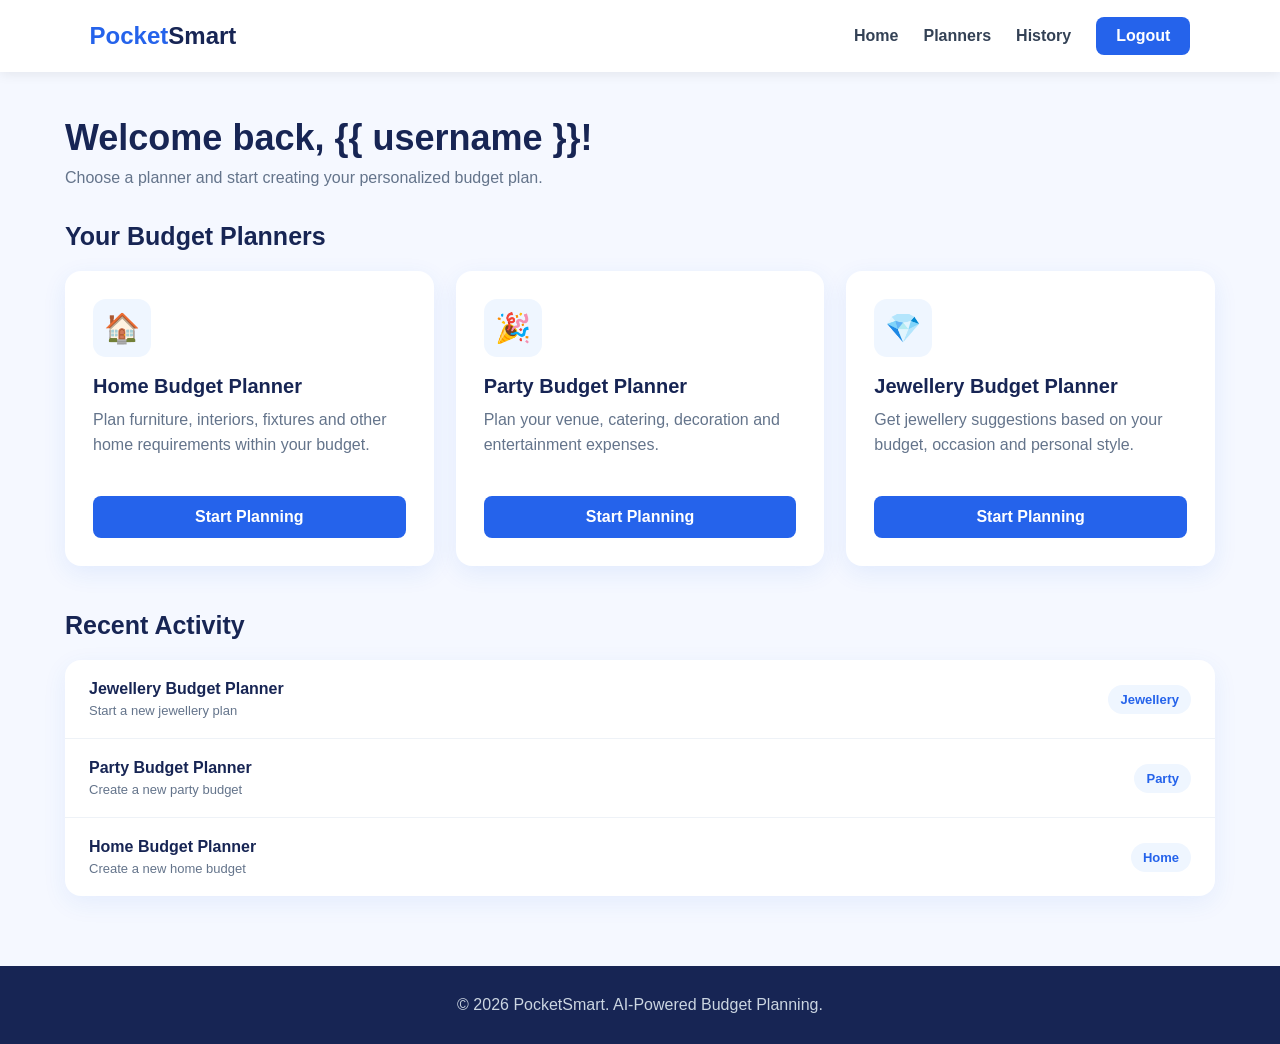
<file: Pocket_Smart_AI/Pocket_Smart_AI/app/templates/dashboard.html>
<!DOCTYPE html>
<html lang="en">
<head>
    <meta charset="UTF-8">
    <meta name="viewport" content="width=device-width, initial-scale=1.0">

    <title>PocketSmart - Dashboard</title>

    <style>
        * {
            margin: 0;
            padding: 0;
            box-sizing: border-box;
        }

        body {
            font-family: Arial, Helvetica, sans-serif;
            background: #f5f8ff;
            color: #172554;
        }

        nav {
            height: 72px;
            background: white;
            display: flex;
            align-items: center;
            justify-content: space-between;
            padding: 0 7%;
            box-shadow: 0 2px 12px rgba(0,0,0,0.08);
        }

        .logo {
            text-decoration: none;
            font-size: 24px;
            font-weight: 800;
            color: #2563eb;
        }

        .logo span {
            color: #172554;
        }

        .nav-links {
            display: flex;
            gap: 25px;
            align-items: center;
        }

        .nav-links a {
            text-decoration: none;
            color: #334155;
            font-weight: 600;
        }

        .nav-links a:hover {
            color: #2563eb;
        }

        .logout {
            background: #2563eb;
            color: white !important;
            padding: 10px 20px;
            border-radius: 8px;
        }

        .container {
            width: 90%;
            max-width: 1150px;
            margin: 45px auto;
        }

        .welcome {
            margin-bottom: 35px;
        }

        .welcome h1 {
            font-size: 36px;
            margin-bottom: 10px;
        }

        .welcome p {
            color: #64748b;
            font-size: 16px;
        }

        .planner-grid {
            display: grid;
            grid-template-columns: repeat(3, 1fr);
            gap: 22px;
            margin-bottom: 45px;
        }

        .card {
            background: white;
            padding: 28px;
            border-radius: 16px;
            box-shadow: 0 7px 25px rgba(37,99,235,0.09);
        }

        .card:hover {
            box-shadow: 0 12px 30px rgba(37,99,235,0.15);
        }

        .icon {
            width: 58px;
            height: 58px;
            border-radius: 13px;
            background: #eff6ff;
            display: flex;
            align-items: center;
            justify-content: center;
            font-size: 29px;
            margin-bottom: 18px;
        }

        .card h2 {
            font-size: 20px;
            margin-bottom: 10px;
        }

        .card p {
            color: #64748b;
            line-height: 1.55;
            min-height: 70px;
        }

        .btn {
            display: block;
            text-align: center;
            text-decoration: none;
            background: #2563eb;
            color: white;
            padding: 12px;
            border-radius: 8px;
            margin-top: 18px;
            font-weight: 700;
        }

        .btn:hover {
            background: #1d4ed8;
        }

        .section-title {
            font-size: 25px;
            margin-bottom: 20px;
        }

        .activity-card {
            background: white;
            border-radius: 16px;
            box-shadow: 0 7px 25px rgba(37,99,235,0.08);
            overflow: hidden;
        }

        .activity {
            display: flex;
            justify-content: space-between;
            align-items: center;
            padding: 20px 24px;
            border-bottom: 1px solid #eef2f7;
        }

        .activity:last-child {
            border-bottom: none;
        }

        .activity-name {
            font-weight: 700;
            margin-bottom: 5px;
        }

        .activity-date {
            color: #64748b;
            font-size: 13px;
        }

        .activity-type {
            background: #eff6ff;
            color: #2563eb;
            padding: 7px 12px;
            border-radius: 20px;
            font-size: 13px;
            font-weight: 700;
        }

        .empty {
            text-align: center;
            padding: 35px;
            color: #64748b;
        }

        footer {
            margin-top: 70px;
            background: #172554;
            color: white;
            text-align: center;
            padding: 30px;
        }

        footer p {
            color: #cbd5e1;
        }

        @media (max-width: 850px) {
            .planner-grid {
                grid-template-columns: 1fr;
            }

            .nav-links a:not(.logout) {
                display: none;
            }

            .welcome h1 {
                font-size: 29px;
            }
        }

        @media (max-width: 500px) {
            .container {
                width: 94%;
            }

            .activity {
                align-items: flex-start;
                gap: 15px;
            }
        }
    </style>
</head>

<body>

<nav>

    <a href="/" class="logo">
        Pocket<span>Smart</span>
    </a>

    <div class="nav-links">

        <a href="/">Home</a>

        <a href="/planners">Planners</a>

        <a href="/history">History</a>

        <a href="/logout" class="logout">
            Logout
        </a>

    </div>

</nav>


<main class="container">

    <section class="welcome">

        <h1>
            Welcome back, {{ username }}!
        </h1>

        <p>
            Choose a planner and start creating your
            personalized budget plan.
        </p>

    </section>


    <section>

        <h2 class="section-title">
            Your Budget Planners
        </h2>


        <div class="planner-grid">


            <!-- HOME -->

            <div class="card">

                <div class="icon">
                    🏠
                </div>

                <h2>
                    Home Budget Planner
                </h2>

                <p>
                    Plan furniture, interiors, fixtures
                    and other home requirements within
                    your budget.
                </p>

                <a href="/home" class="btn">
                    Start Planning
                </a>

            </div>


            <!-- PARTY -->

            <div class="card">

                <div class="icon">
                    🎉
                </div>

                <h2>
                    Party Budget Planner
                </h2>

                <p>
                    Plan your venue, catering,
                    decoration and entertainment
                    expenses.
                </p>

                <a href="/party" class="btn">
                    Start Planning
                </a>

            </div>


            <!-- JEWELLERY -->

            <div class="card">

                <div class="icon">
                    💎
                </div>

                <h2>
                    Jewellery Budget Planner
                </h2>

                <p>
                    Get jewellery suggestions based
                    on your budget, occasion and
                    personal style.
                </p>

                <a href="/jewellery" class="btn">
                    Start Planning
                </a>

            </div>

        </div>

    </section>


    <!-- RECENT ACTIVITY -->

    <section>

        <h2 class="section-title">
            Recent Activity
        </h2>

        <div class="activity-card">

            <div class="activity">

                <div>
                    <div class="activity-name">
                        Jewellery Budget Planner
                    </div>

                    <div class="activity-date">
                        Start a new jewellery plan
                    </div>
                </div>

                <div class="activity-type">
                    Jewellery
                </div>

            </div>


            <div class="activity">

                <div>
                    <div class="activity-name">
                        Party Budget Planner
                    </div>

                    <div class="activity-date">
                        Create a new party budget
                    </div>
                </div>

                <div class="activity-type">
                    Party
                </div>

            </div>


            <div class="activity">

                <div>
                    <div class="activity-name">
                        Home Budget Planner
                    </div>

                    <div class="activity-date">
                        Create a new home budget
                    </div>
                </div>

                <div class="activity-type">
                    Home
                </div>

            </div>

        </div>

    </section>

</main>


<footer>

    <p>
        © 2026 PocketSmart. AI-Powered Budget Planning.
    </p>

</footer>

</body>
</html>
</file>
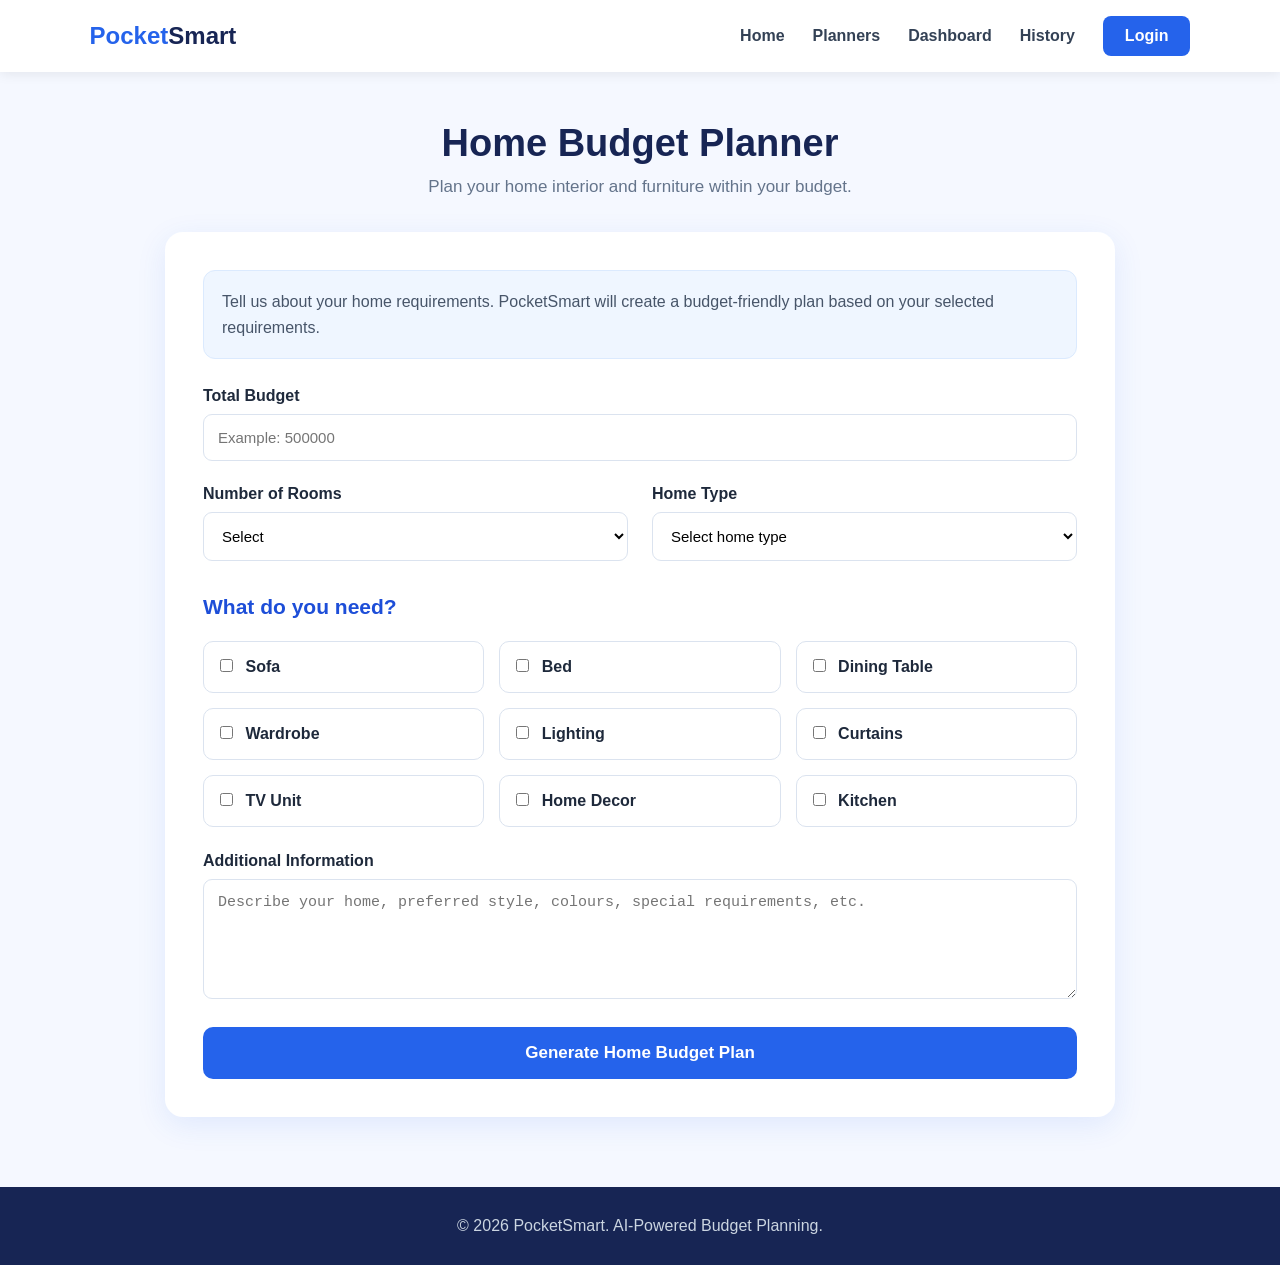
<file: Pocket_Smart_AI/Pocket_Smart_AI/app/templates/home.html>
<!DOCTYPE html>
<html lang="en">
<head>
    <meta charset="UTF-8">
    <meta name="viewport" content="width=device-width, initial-scale=1.0">

    <title>PocketSmart - Home Budget Planner</title>

    <style>
        * {
            margin: 0;
            padding: 0;
            box-sizing: border-box;
        }

        body {
            font-family: Arial, Helvetica, sans-serif;
            background: #f5f8ff;
            color: #172554;
        }

        nav {
            height: 72px;
            background: white;
            display: flex;
            align-items: center;
            justify-content: space-between;
            padding: 0 7%;
            box-shadow: 0 2px 12px rgba(0,0,0,0.08);
        }

        .logo {
            text-decoration: none;
            font-size: 24px;
            font-weight: 800;
            color: #2563eb;
        }

        .logo span {
            color: #172554;
        }

        .nav-links {
            display: flex;
            gap: 28px;
            align-items: center;
        }

        .nav-links a {
            text-decoration: none;
            color: #334155;
            font-weight: 600;
        }

        .nav-links a:hover {
            color: #2563eb;
        }

        .login-btn {
            background: #2563eb;
            color: white !important;
            padding: 11px 22px;
            border-radius: 8px;
        }

        .container {
            width: 90%;
            max-width: 950px;
            margin: 50px auto;
        }

        .heading {
            text-align: center;
            margin-bottom: 35px;
        }

        .heading h1 {
            font-size: 38px;
            margin-bottom: 12px;
        }

        .heading p {
            color: #64748b;
            font-size: 17px;
        }

        .card {
            background: white;
            padding: 38px;
            border-radius: 18px;
            box-shadow: 0 8px 30px rgba(37,99,235,0.10);
        }

        .form-row {
            display: grid;
            grid-template-columns: 1fr 1fr;
            gap: 24px;
        }

        .form-group {
            margin-bottom: 24px;
        }

        label {
            display: block;
            font-weight: 700;
            color: #1e293b;
            margin-bottom: 9px;
        }

        input,
        select,
        textarea {
            width: 100%;
            padding: 14px;
            border: 1px solid #dbe3ef;
            border-radius: 9px;
            font-size: 15px;
            outline: none;
            background: white;
        }

        input:focus,
        select:focus,
        textarea:focus {
            border-color: #2563eb;
            box-shadow: 0 0 0 3px rgba(37,99,235,0.10);
        }

        textarea {
            min-height: 120px;
            resize: vertical;
        }

        .section-title {
            font-size: 21px;
            margin: 10px 0 22px;
            color: #1d4ed8;
        }

        .checkbox-grid {
            display: grid;
            grid-template-columns: repeat(3, 1fr);
            gap: 15px;
            margin-bottom: 25px;
        }

        .check-card {
            border: 1px solid #dbe3ef;
            border-radius: 10px;
            padding: 16px;
            cursor: pointer;
        }

        .check-card:hover {
            border-color: #2563eb;
            background: #eff6ff;
        }

        .check-card input {
            width: auto;
            margin-right: 8px;
        }

        .check-card label {
            display: inline;
            font-weight: 600;
        }

        .submit-btn {
            width: 100%;
            padding: 16px;
            border: none;
            border-radius: 10px;
            background: #2563eb;
            color: white;
            font-size: 17px;
            font-weight: 700;
            cursor: pointer;
        }

        .submit-btn:hover {
            background: #1d4ed8;
        }

        .info-box {
            background: #eff6ff;
            border: 1px solid #dbeafe;
            border-radius: 12px;
            padding: 18px;
            margin-bottom: 28px;
            color: #475569;
            line-height: 1.6;
        }

        footer {
            margin-top: 70px;
            background: #172554;
            color: white;
            text-align: center;
            padding: 30px;
        }

        footer p {
            color: #cbd5e1;
        }

        @media (max-width: 700px) {

            .nav-links {
                display: none;
            }

            .container {
                width: 94%;
            }

            .card {
                padding: 22px;
            }

            .form-row {
                grid-template-columns: 1fr;
                gap: 0;
            }

            .checkbox-grid {
                grid-template-columns: 1fr;
            }

            .heading h1 {
                font-size: 29px;
            }
        }
    </style>
</head>

<body>

<nav>

    <a href="/" class="logo">
        Pocket<span>Smart</span>
    </a>

    <div class="nav-links">
        <a href="/">Home</a>
        <a href="/planners">Planners</a>
        <a href="/dashboard">Dashboard</a>
        <a href="/history">History</a>
        <a href="/login" class="login-btn">Login</a>
    </div>

</nav>


<main class="container">

    <div class="heading">

        <h1>Home Budget Planner</h1>

        <p>
            Plan your home interior and furniture
            within your budget.
        </p>

    </div>


    <div class="card">

        <div class="info-box">
            Tell us about your home requirements.
            PocketSmart will create a budget-friendly
            plan based on your selected requirements.
        </div>


        <form method="POST" action="/home">


            <div class="form-group">

                <label for="budget">
                    Total Budget
                </label>

                <input
                    type="number"
                    id="budget"
                    name="budget"
                    placeholder="Example: 500000"
                    min="0"
                    required
                >

            </div>


            <div class="form-row">

                <div class="form-group">

                    <label for="rooms">
                        Number of Rooms
                    </label>

                    <select
                        id="rooms"
                        name="rooms"
                        required
                    >

                        <option value="">
                            Select
                        </option>

                        <option value="1">
                            1 Room
                        </option>

                        <option value="2">
                            2 Rooms
                        </option>

                        <option value="3">
                            3 Rooms
                        </option>

                        <option value="4">
                            4 Rooms
                        </option>

                        <option value="5+">
                            5+ Rooms
                        </option>

                    </select>

                </div>


                <div class="form-group">

                    <label for="home_type">
                        Home Type
                    </label>

                    <select
                        id="home_type"
                        name="home_type"
                    >

                        <option value="">
                            Select home type
                        </option>

                        <option value="Apartment">
                            Apartment
                        </option>

                        <option value="Independent House">
                            Independent House
                        </option>

                        <option value="Villa">
                            Villa
                        </option>

                        <option value="Studio">
                            Studio
                        </option>

                    </select>

                </div>

            </div>


            <h2 class="section-title">
                What do you need?
            </h2>


            <div class="checkbox-grid">

                <div class="check-card">

                    <input
                        type="checkbox"
                        id="sofa"
                        name="requirements"
                        value="Sofa"
                    >

                    <label for="sofa">
                        Sofa
                    </label>

                </div>


                <div class="check-card">

                    <input
                        type="checkbox"
                        id="bed"
                        name="requirements"
                        value="Bed"
                    >

                    <label for="bed">
                        Bed
                    </label>

                </div>


                <div class="check-card">

                    <input
                        type="checkbox"
                        id="dining"
                        name="requirements"
                        value="Dining Table"
                    >

                    <label for="dining">
                        Dining Table
                    </label>

                </div>


                <div class="check-card">

                    <input
                        type="checkbox"
                        id="wardrobe"
                        name="requirements"
                        value="Wardrobe"
                    >

                    <label for="wardrobe">
                        Wardrobe
                    </label>

                </div>


                <div class="check-card">

                    <input
                        type="checkbox"
                        id="lighting"
                        name="requirements"
                        value="Lighting"
                    >

                    <label for="lighting">
                        Lighting
                    </label>

                </div>


                <div class="check-card">

                    <input
                        type="checkbox"
                        id="curtains"
                        name="requirements"
                        value="Curtains"
                    >

                    <label for="curtains">
                        Curtains
                    </label>

                </div>


                <div class="check-card">

                    <input
                        type="checkbox"
                        id="tv"
                        name="requirements"
                        value="TV Unit"
                    >

                    <label for="tv">
                        TV Unit
                    </label>

                </div>


                <div class="check-card">

                    <input
                        type="checkbox"
                        id="decor"
                        name="requirements"
                        value="Home Decor"
                    >

                    <label for="decor">
                        Home Decor
                    </label>

                </div>


                <div class="check-card">

                    <input
                        type="checkbox"
                        id="kitchen"
                        name="requirements"
                        value="Kitchen"
                    >

                    <label for="kitchen">
                        Kitchen
                    </label>

                </div>

            </div>


            <div class="form-group">

                <label for="additional">
                    Additional Information
                </label>

                <textarea
                    id="additional"
                    name="additional"
                    placeholder="Describe your home, preferred style, colours, special requirements, etc."
                ></textarea>

            </div>


            <button
                type="submit"
                class="submit-btn"
            >
                Generate Home Budget Plan
            </button>

        </form>

    </div>

</main>


<footer>

    <p>
        © 2026 PocketSmart. AI-Powered Budget Planning.
    </p>

</footer>

</body>
</html>
</file>
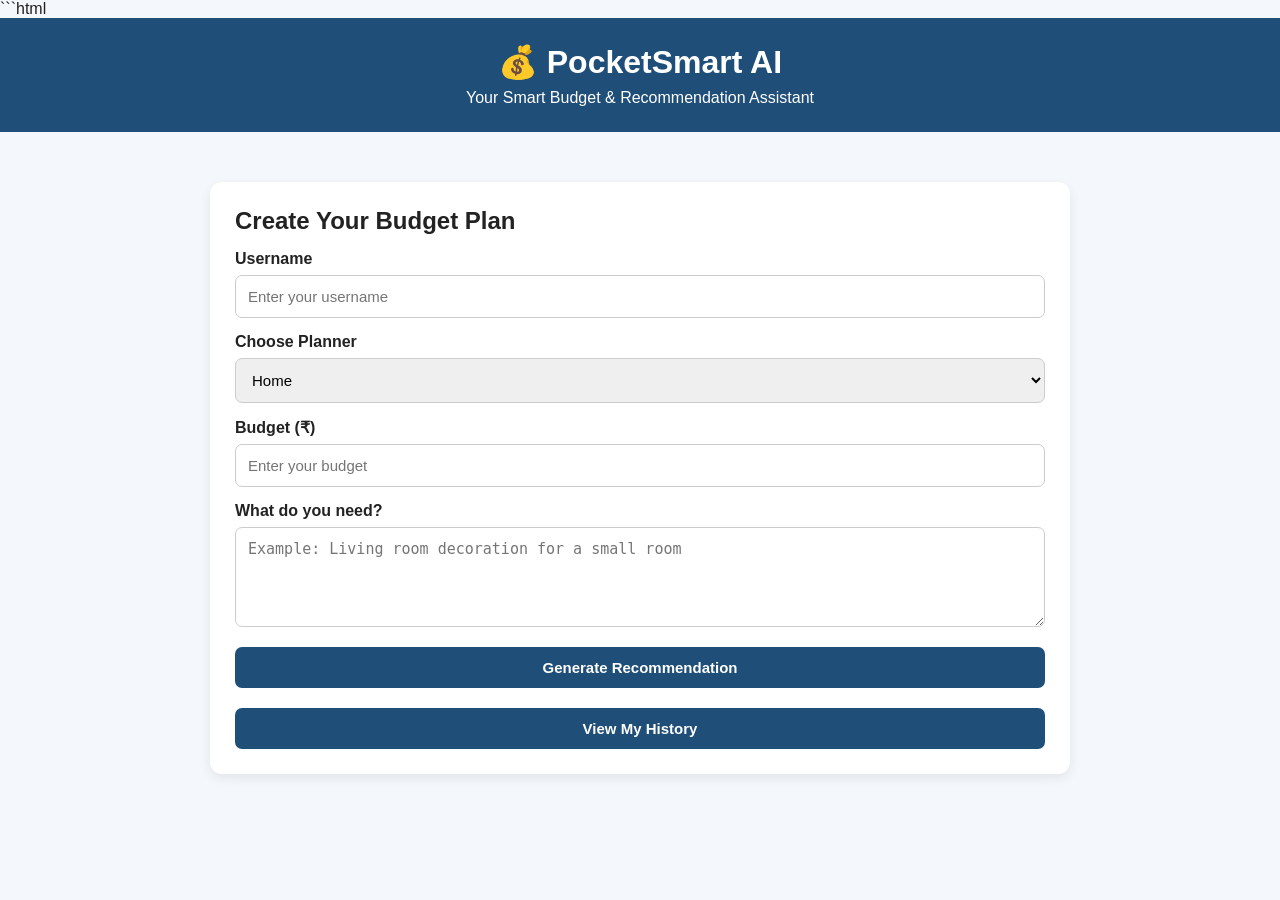
<file: Pocket_Smart_AI/Pocket_Smart_AI/app/templates/pocket_smart_AI.html>
```html
<!DOCTYPE html>
<html lang="en">
<head>
    <meta charset="UTF-8">
    <meta name="viewport" content="width=device-width, initial-scale=1.0">
    <title>PocketSmart AI</title>

    <style>
        * {
            box-sizing: border-box;
            margin: 0;
            padding: 0;
        }

        body {
            font-family: Arial, sans-serif;
            background: #f4f7fb;
            color: #222;
        }

        header {
            background: #1f4e79;
            color: white;
            padding: 25px;
            text-align: center;
        }

        header h1 {
            margin-bottom: 8px;
        }

        .container {
            max-width: 900px;
            margin: 30px auto;
            padding: 20px;
        }

        .card {
            background: white;
            padding: 25px;
            margin-bottom: 25px;
            border-radius: 12px;
            box-shadow: 0 4px 12px rgba(0,0,0,0.08);
        }

        label {
            display: block;
            margin-top: 15px;
            margin-bottom: 7px;
            font-weight: bold;
        }

        select,
        input,
        textarea,
        button {
            width: 100%;
            padding: 12px;
            border-radius: 7px;
            border: 1px solid #ccc;
            font-size: 15px;
        }

        textarea {
            min-height: 100px;
            resize: vertical;
        }

        button {
            margin-top: 20px;
            background: #1f4e79;
            color: white;
            border: none;
            cursor: pointer;
            font-weight: bold;
        }

        button:hover {
            opacity: 0.9;
        }

        #result {
            margin-top: 20px;
            padding: 20px;
            background: #f0f6ff;
            border-radius: 8px;
            white-space: pre-wrap;
            line-height: 1.6;
        }

        .hidden {
            display: none;
        }

        .error {
            color: #b00020;
        }

        .success {
            color: #176b2c;
            margin-top: 12px;
            font-weight: bold;
        }
    </style>
</head>

<body>

<header>
    <h1>💰 PocketSmart AI</h1>
    <p>Your Smart Budget & Recommendation Assistant</p>
</header>

<div class="container">

    <div class="card">

        <h2>Create Your Budget Plan</h2>

        <label for="username">Username</label>

        <input
            type="text"
            id="username"
            placeholder="Enter your username"
        >

        <label for="planner">Choose Planner</label>

        <select id="planner">
            <option value="home">Home</option>
            <option value="party">Party</option>
            <option value="jewelry">Jewelry</option>
        </select>

        <label for="budget">Budget (₹)</label>

        <input
            type="number"
            id="budget"
            placeholder="Enter your budget"
            min="1"
        >

        <label for="description">What do you need?</label>

        <textarea
            id="description"
            placeholder="Example: Living room decoration for a small room"
        ></textarea>

        <button 
        onclick="generateRecommendation()">
            Generate Recommendation
        </button>

        <button onclick="viewHistory()">
            View My History
        </button>

        <div id="result" class="hidden"></div>

    </div>

</div>

<script>

async function generateRecommendation() {

    const username = document.getElementById("username").value.trim();
    const planner = document.getElementById("planner").value;
    const budget = document.getElementById("budget").value;
    const description = document.getElementById("description").value.trim();

    const result = document.getElementById("result");

    if (!username) {
        result.classList.remove("hidden");
        result.innerHTML = "Please enter your username.";
        return;
    }

    if (!budget || budget <= 0) {
        result.classList.remove("hidden");
        result.innerHTML = "Please enter a valid budget.";
        return;
    }

    result.classList.remove("hidden");
    result.innerHTML =
        "🤖 PocketSmart AI is generating your recommendation...";

    try {

        const response = await fetch(
            `/api/planners/${planner}`,
            {
                method: "POST",

                headers: {
                    "Content-Type": "application/json"
                },

                body: JSON.stringify({
                    budget: Number(budget),
                    description: description
                })
            }
        );

        const data = await response.json();

        if (!response.ok) {
            throw new Error("Something went wrong.");
        }

        result.innerHTML =
            `<strong>Planner:</strong> ${data.planner}

<strong>Budget:</strong> ₹${data.budget}

<strong>Requirement:</strong> ${data.description}

<strong>AI Recommendation:</strong>

${data.recommendation}

<div class="success">
✅ Recommendation saved to your history.
</div>`;

        // Save recommendation to history
        try {

            const historyResponse = await fetch(
                `/api/history/${encodeURIComponent(username)}` +
                `?planner=${encodeURIComponent(data.planner)}` +
                `&budget=${encodeURIComponent(data.budget)}` +
                `&description=${encodeURIComponent(data.description)}` +
                `&recommendation=${encodeURIComponent(data.recommendation)}`,
                {
                    method: "POST"
                }
            );

            if (!historyResponse.ok) {
                throw new Error("History could not be saved.");
            }

        } catch (historyError) {

            result.innerHTML +=
                `<div class="error">
                ⚠️ Recommendation generated, but history could not be saved.
                </div>`;
        }

    } catch (error) {

        result.classList.remove("hidden");

        result.innerHTML =
            `<span class="error">
            ❌ Unable to generate recommendation.
            Please make sure the backend is running.
            </span>`;
    }
}
async function viewHistory() {

    const username = document.getElementById("username").value.trim();
    const result = document.getElementById("result");

    if (!username) {
        result.classList.remove("hidden");
        result.innerHTML = "Please enter your username.";
        return;
    }

    result.classList.remove("hidden");
    result.innerHTML = "📖 Loading your history...";

    try {

        const response = await fetch(
            `/api/history/${encodeURIComponent(username)}`
        );

        const data = await response.json();

        if (!response.ok) {
            throw new Error("Unable to load history.");
        }

        if (data.history.length === 0) {

            result.innerHTML =
                "<strong>No history found.</strong>";

            return;
        }

        let historyHTML = "<strong>📖 Your Recommendation History</strong><br><br>";

        data.history.forEach((item, index) => {

            historyHTML +=
                `<strong>${index + 1}. ${item.planner}</strong><br>
                Budget: ₹${item.budget}<br>
                Requirement: ${item.description}<br>
                Recommendation: ${item.recommendation}<br><br>`;
        });

        result.innerHTML = historyHTML;

    } catch (error) {

        result.innerHTML =
            `<span class="error">
            ❌ Unable to load history.
            </span>`;
    }
}

</script>

</body>
</html>
</file>
